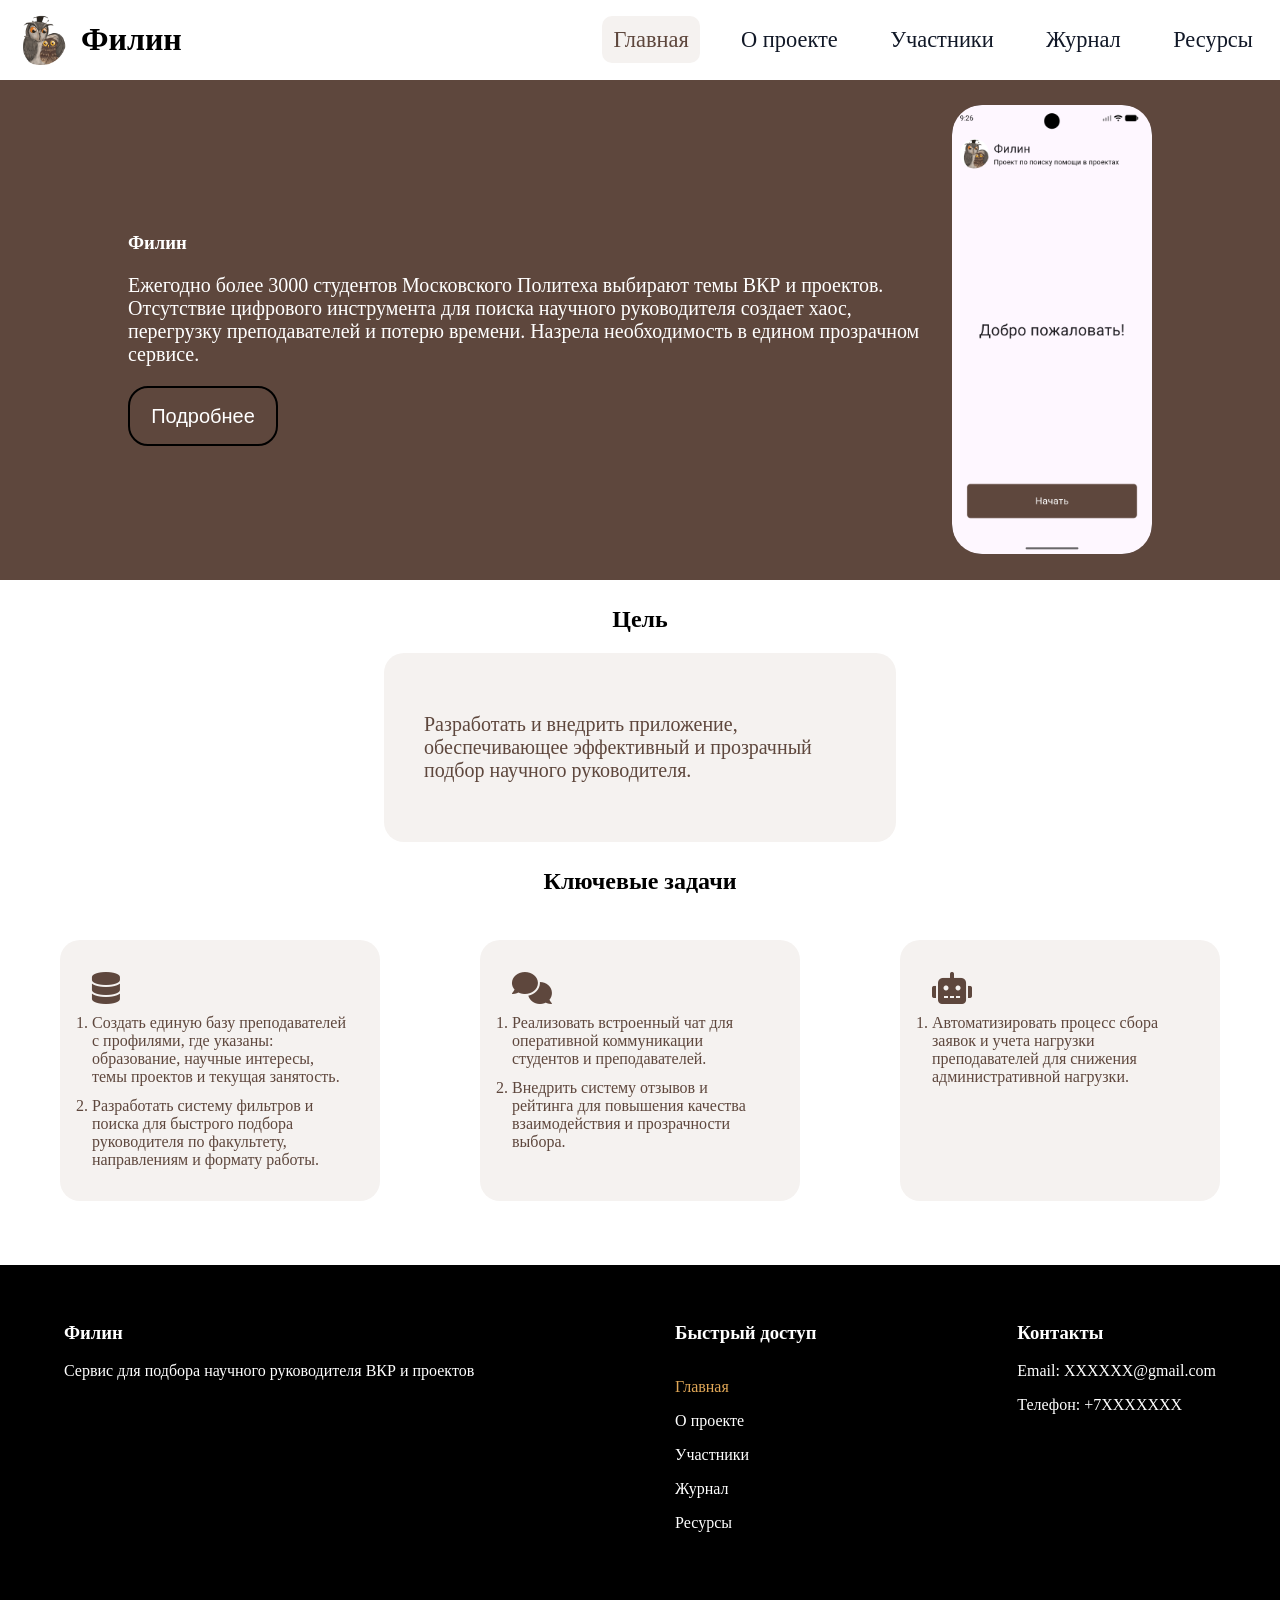
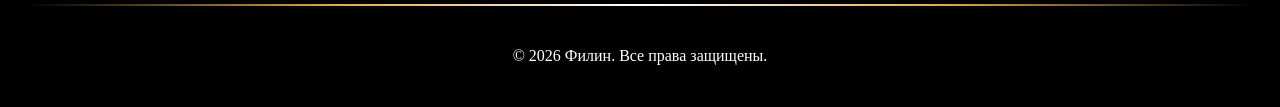
<file: site/index.html>
<html>
<head>
    <link rel="stylesheet" href="https://cdnjs.cloudflare.com/ajax/libs/font-awesome/6.0.0-beta3/css/all.min.css">
    <title>Филин</title>
    <link rel="icon" type="image/x-icon" href="images/logo.png">
    <link rel="stylesheet" href="css/style.css">
</head>
<body>
    <header>
        <div class="logom">
        <img src="images/logo.png" />
        <h1>Филин</h1>
        </div>
        <nav>
            <ul>
                <li class="active"><a href="#">Главная</a></li>
                <li><a href="about.html">О проекте</a></li>
                <li><a href="partic.html">Участники</a></li>
                <li><a href="journal.html">Журнал</a></li>
                <li><a href="resources.html">Ресурсы</a></li>
            </ul>
        </nav>
    </header>
    <section class="content">
        <article id="contentix">
            <div class="im">
                <h1>Филин</h1>
                <p>Ежегодно более 3000 студентов Московского Политеха выбирают темы ВКР и проектов. Отсутствие цифрового инструмента для поиска научного руководителя создает хаос, перегрузку преподавателей и потерю времени. Назрела необходимость в едином прозрачном сервисе.</p>
                    <button onclick="location.href='about.html'", type="submit">Подробнее</button>
            </div>
            <div class="block2">
                <img src="images/screen_begin.png" alt="Начальный экран приложения">
            </div>
        </article>
        <div class="an">
            <h1>Цель</h1>
            <div class="text2"><p>Разработать и внедрить приложение, обеспечивающее эффективный и прозрачный подбор научного руководителя.</p></div>   
        </div>
        <div class="main_content">
            <h2>Ключевые задачи</h2>
            <div class="mainblock">
            <div class="block">
                <i class="fas fa-database fa-2x"></i> 
                <ul>
                    <li>Создать единую базу преподавателей с профилями, где указаны: образование, научные интересы, темы проектов и текущая занятость.</li>
                    <li>Разработать систему фильтров и поиска для быстрого подбора руководителя по факультету, направлениям и формату работы.</li>
                </ul>
            </div>
            <div class="block">
                <i class="fas fa-comments fa-2x"></i>
                <ul>
                    <li>Реализовать встроенный чат для оперативной коммуникации студентов и преподавателей.</li>
                    <li>Внедрить систему отзывов и рейтинга для повышения качества взаимодействия и прозрачности выбора.</li>
                </ul></div>
            <div class="block">
                <i class="fas fa-robot fa-2x"></i>
                <ul>
                    <li>Автоматизировать процесс сбора заявок и учета нагрузки преподавателей для снижения административной нагрузки.</li>
                </ul></div>
        </div>
        </div>
    </section>
    <footer>
        <div class="bl1">
            <h3>Филин</h3>
            <p>Сервис для подбора научного руководителя ВКР и проектов</p>
        </div>
        <div class="bl2">
            <h3>Быстрый доступ</h3>
            <ul>
                <li class="active2"><a href="#">Главная</a></li>
                <li><a href="about.html">О проекте</a></li>
                <li><a href="partic.html">Участники</a></li>
                <li><a href="journal.html">Журнал</a></li>
                <li><a href="resources.html">Ресурсы</a></li>
            </ul>
        </div>
        <div class="bl3">
            <h3>Контакты</h3>
            <p>Email: XXXXXX@gmail.com</p>
            <p>Телефон: +7XXXXXXX</p>
        </div>
    </footer>
    <div class="footer_bottom">
        <hr>
        <p>&copy; 2026 Филин. Все права защищены.</p>
    </div>
</body>
</html>
</file>
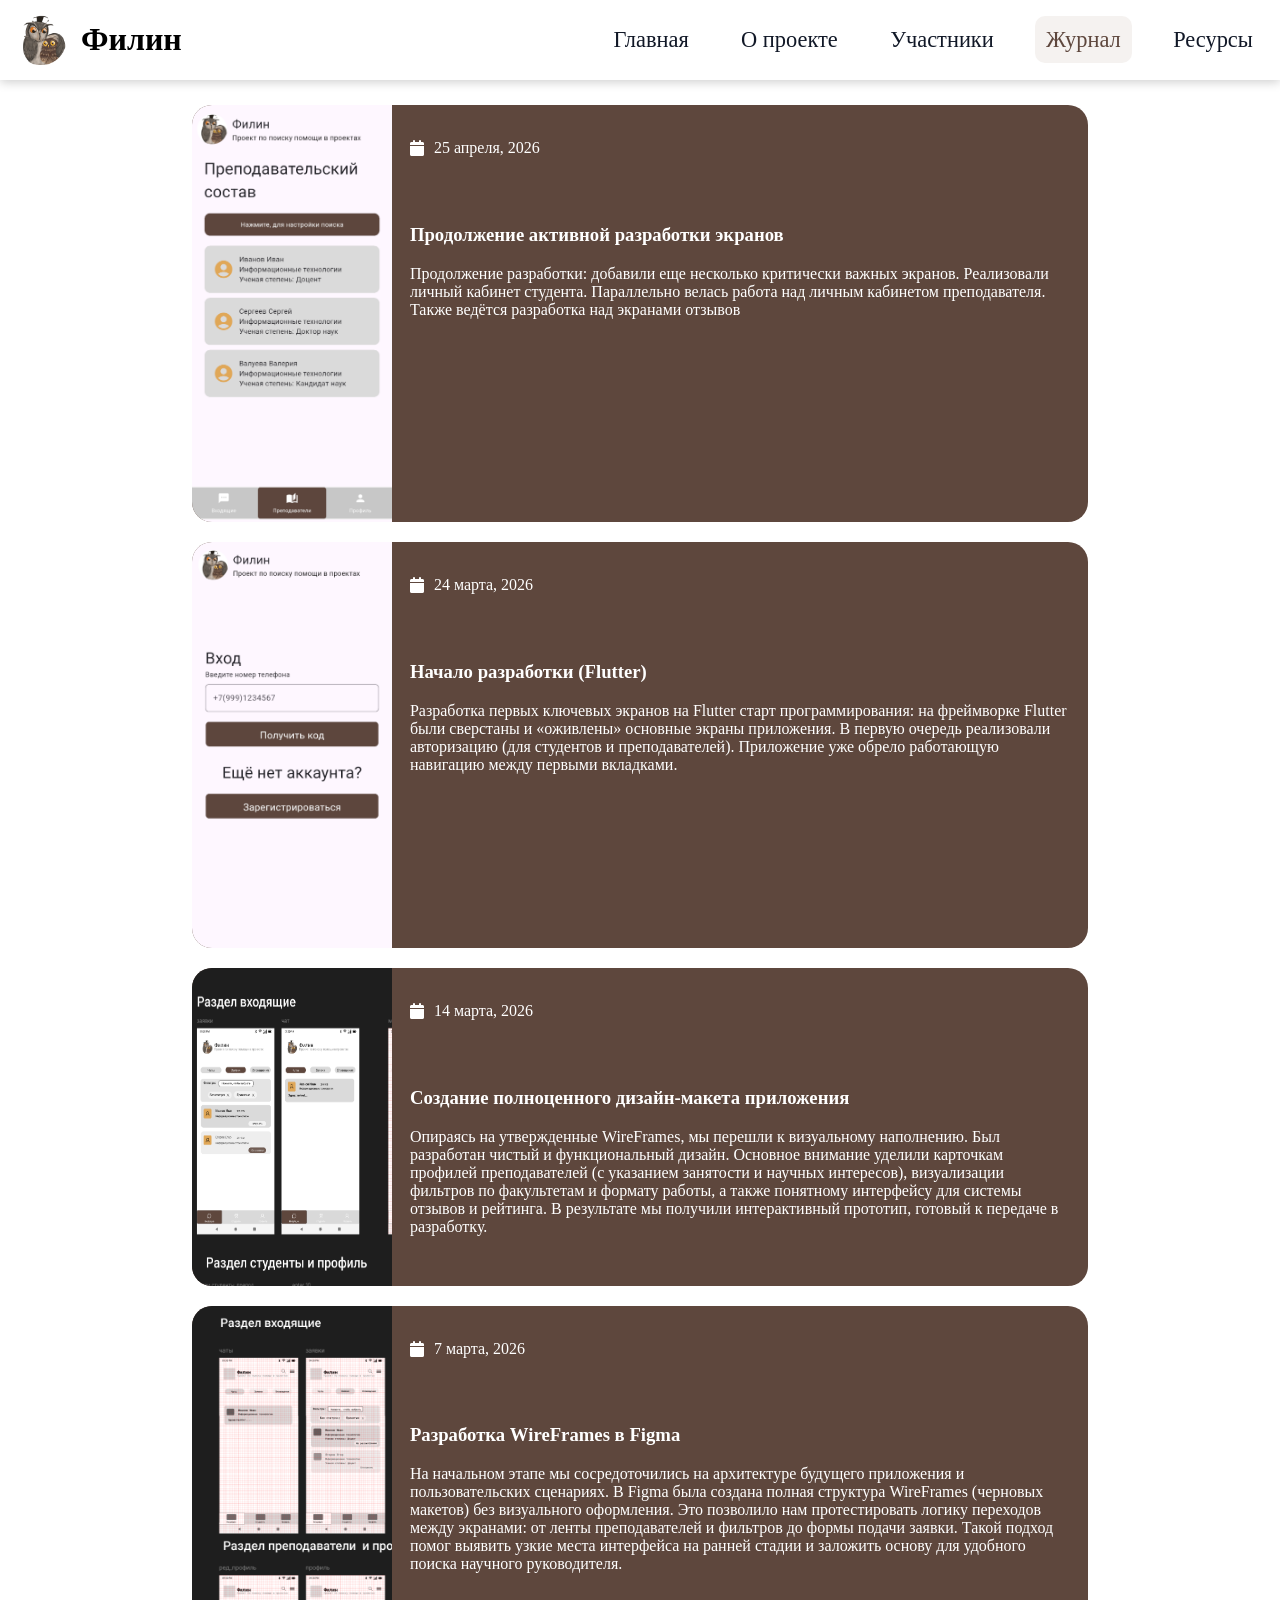
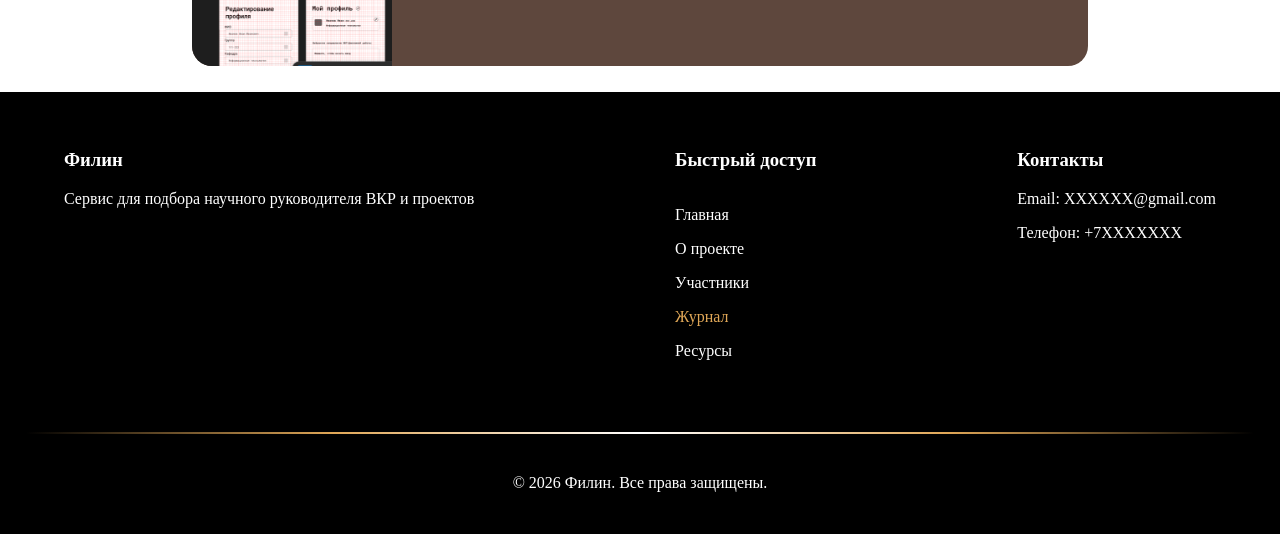
<file: site/journal.html>
<html>
<head>
    <title>Филин</title>
    <link rel="stylesheet" href="https://cdnjs.cloudflare.com/ajax/libs/font-awesome/6.0.0-beta3/css/all.min.css">
    <link rel="icon" type="image/x-icon" href="images/logo.png">
    <link rel="stylesheet" href="css/style.css">
</head>
<body>
    <header>
        <div class="logom">
        <img src="images/logo.png" />
        <h1>Филин</h1>
        </div>
        <nav>
            <ul>
                <li><a href="index.html">Главная</a></li>
                <li><a href="about.html">О проекте</a></li>
                <li><a href="partic.html">Участники</a></li>
                <li class="active"><a href="#">Журнал</a></li>
                <li><a href="resources.html">Ресурсы</a></li>
            </ul>
        </nav>
    </header>
    <section class="content">
        <article id="contentj">
            <div class="blockj">
                <img src="images/screen_teaching_staff.png" />
                <div class="textj">
                <div class="cal_hd">
                <i class="fas fa-calendar"></i>
                <p>25 апреля, 2026</p>
                    </div>
                <p><h3>Продолжение активной разработки экранов</h3>
                    Продолжение разработки: добавили еще несколько критически важных экранов. 
                    Реализовали личный кабинет студента. 
                    Параллельно велась работа над личным кабинетом преподавателя. Также ведётся разработка над экранами отзывов</p>
                </div>
            </div>
            </div>
            <div class="blockj">
                <img src="images/screen_registration.png" />
                <div class="textj">
                    <div class="cal_hd">
                <i class="fas fa-calendar"></i>
                <p>24 марта, 2026</p>
                    </div>
                <p><h3>Начало разработки (Flutter)</h3>
                    Разработка первых ключевых экранов на Flutter
старт программирования: на фреймворке Flutter были сверстаны и «оживлены» основные экраны приложения. 
В первую очередь реализовали авторизацию (для студентов и преподавателей). Приложение уже обрело работающую навигацию между первыми вкладками.</p>
                </div>
            </div>
            <div class="blockj">
                <img src="images/prototype.png" />
                <div class="textj">
                <div class="cal_hd">
                <i class="fas fa-calendar"></i>
                <p>14 марта, 2026</p>
                    </div>
                <p><h3>Создание полноценного дизайн-макета приложения</h3>
                    Опираясь на утвержденные WireFrames, мы перешли к визуальному наполнению. Был разработан чистый и функциональный дизайн. Основное внимание уделили карточкам профилей преподавателей (с указанием занятости и научных интересов), визуализации фильтров по факультетам и формату работы, а также понятному интерфейсу для системы отзывов и рейтинга. В результате мы получили интерактивный прототип, готовый к передаче в разработку.</p>
                </div>
            </div>
            <div class="blockj">
                <img src="images/WireFrames.png" />
                <div class="textj">
                <div class="cal_hd">
                <i class="fas fa-calendar"></i>
                <p>7 марта, 2026</p>
                    </div>
                <p><h3>Разработка WireFrames в Figma</h3>
                    На начальном этапе мы сосредоточились на архитектуре будущего приложения и пользовательских сценариях. В Figma была создана полная структура WireFrames (черновых макетов) без визуального оформления. Это позволило нам протестировать логику переходов между экранами: от ленты преподавателей и фильтров до формы подачи заявки. Такой подход помог выявить узкие места интерфейса на ранней стадии и заложить основу для удобного поиска научного руководителя.</p>
                </div>
        </article>
    </section>
    <footer>
        <div class="bl1">
            <h3>Филин</h3>
            <p>Сервис для подбора научного руководителя ВКР и проектов</p>
        </div>
        <div class="bl2">
            <h3>Быстрый доступ</h3>
            <ul>
                <li><a href="index.html">Главная</a></li>
                <li><a href="about.html">О проекте</a></li>
                <li><a href="partic.html">Участники</a></li>
                <li class="active2"><a href="#">Журнал</a></li>
                <li><a href="resources.html">Ресурсы</a></li>
            </ul>
        </div>
        <div class="bl3">
            <h3>Контакты</h3>
            <p>Email: XXXXXX@gmail.com</p>
            <p>Телефон: +7XXXXXXX</p>
        </div>
    </footer>
    <div class="footer_bottom">
        <hr>
        <p>&copy; 2026 Филин. Все права защищены.</p>
    </div>
</body>
</html>
</file>
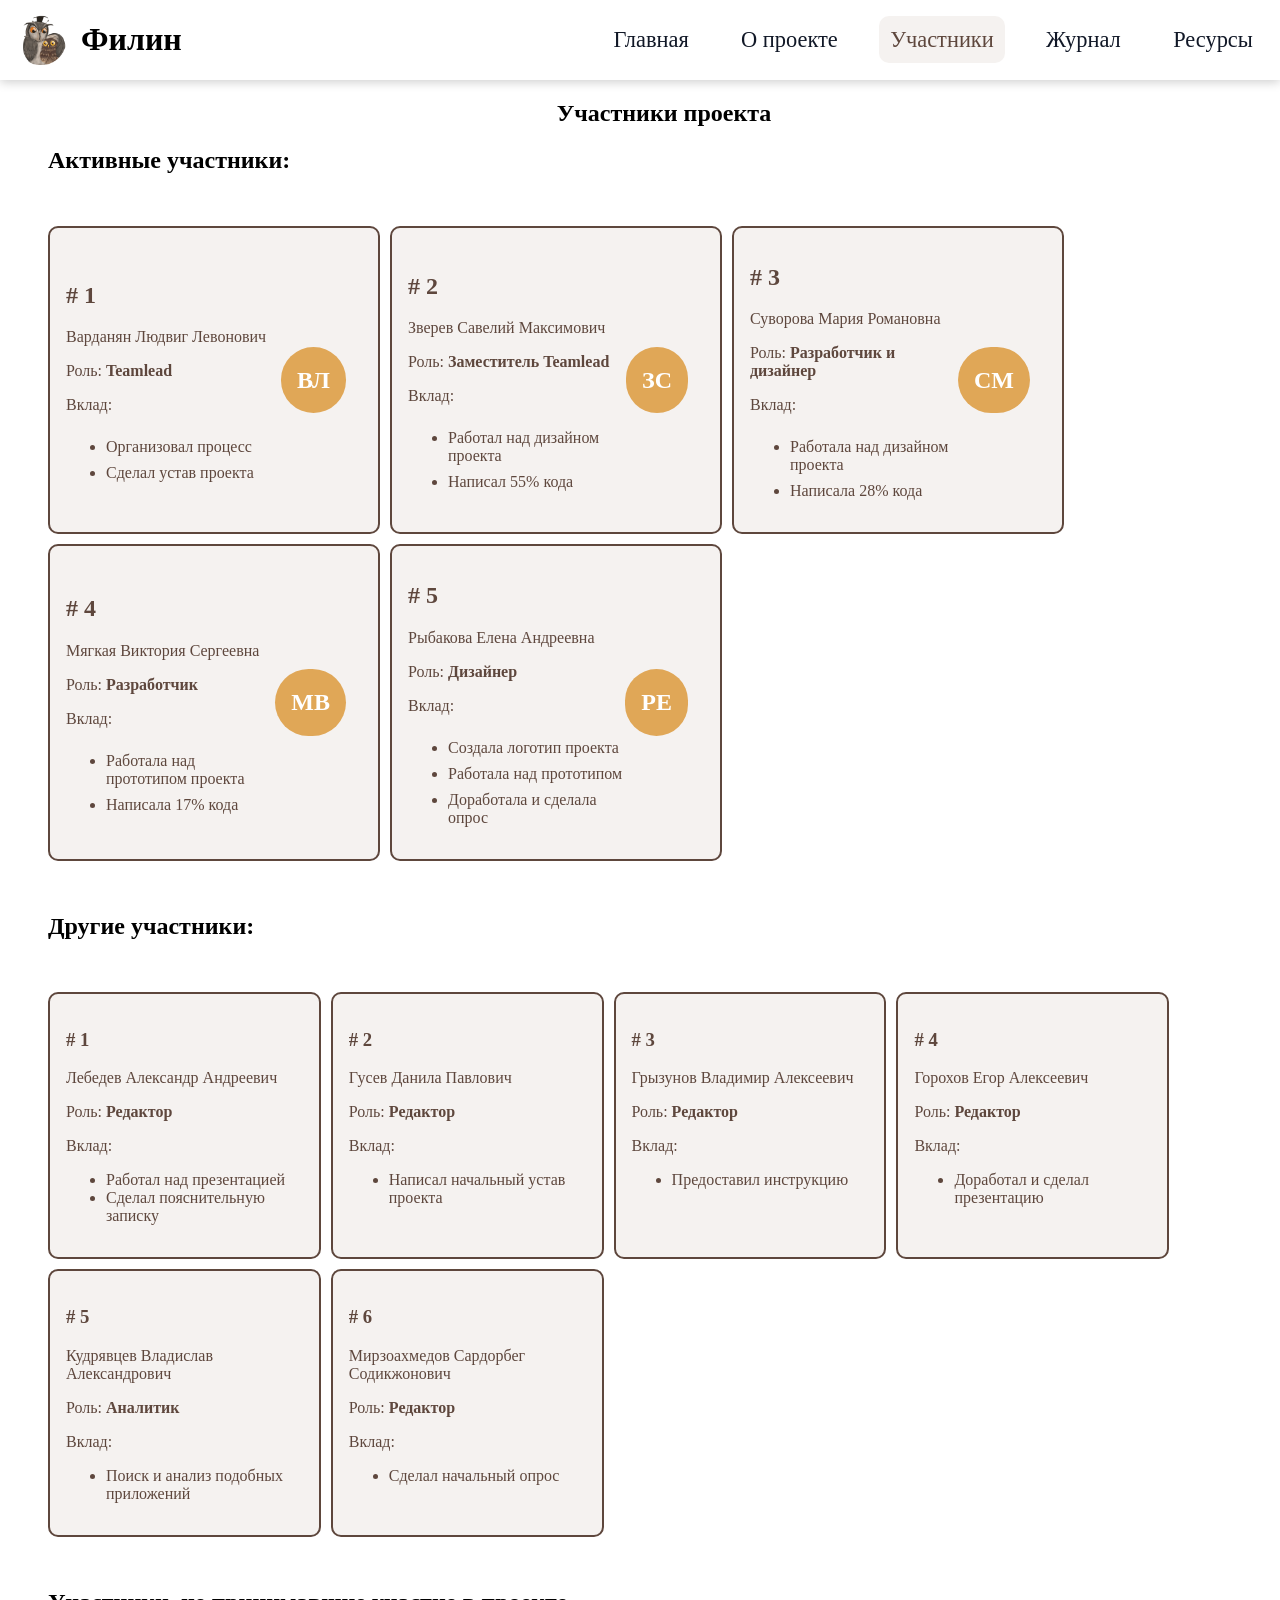
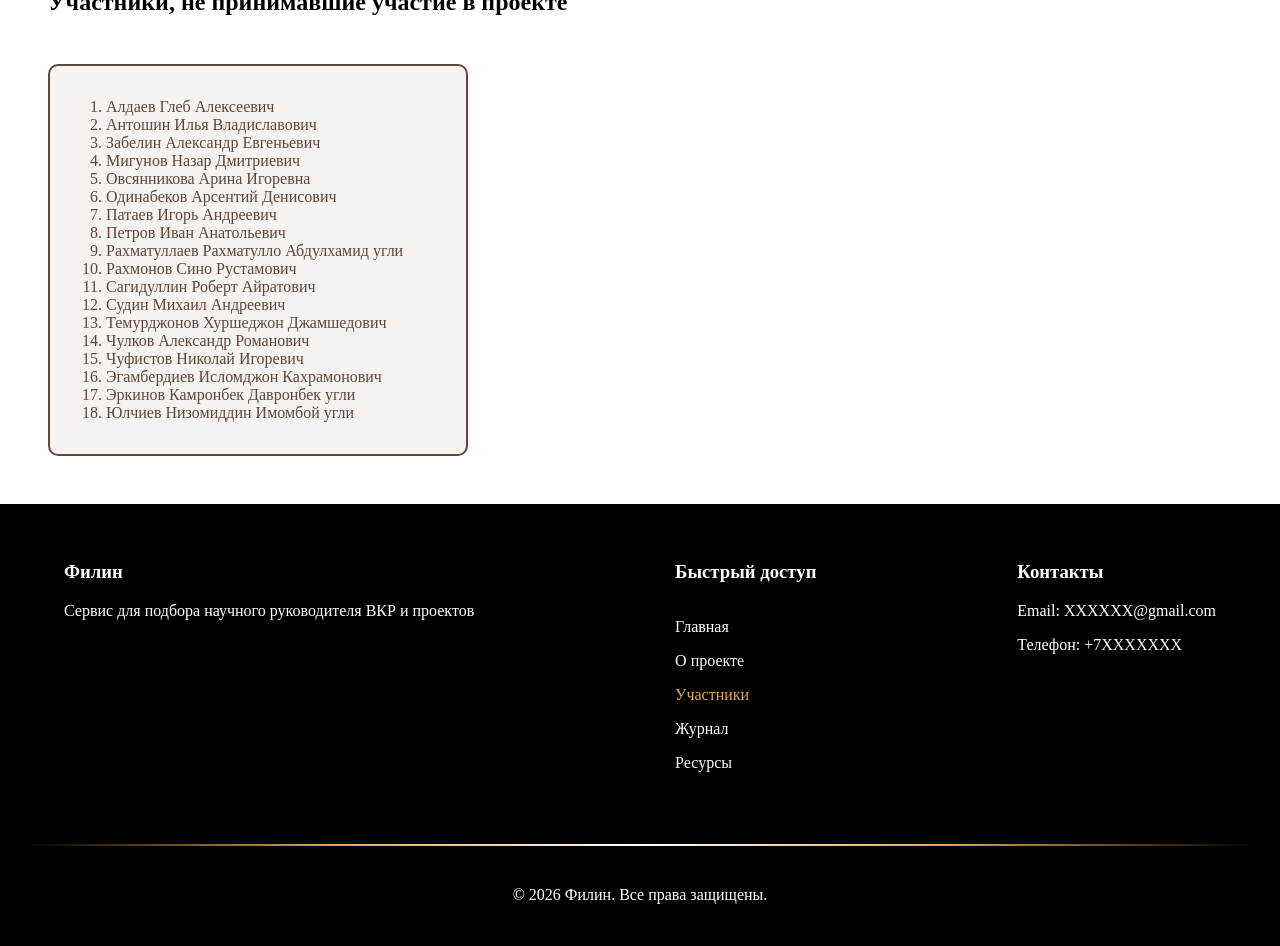
<file: site/partic.html>
<html>
<head>
    <link rel="stylesheet" href="https://cdnjs.cloudflare.com/ajax/libs/font-awesome/6.0.0-beta3/css/all.min.css">
    <title>Филин</title>
    <link rel="icon" type="image/x-icon" href="images/logo.png">
    <link rel="stylesheet" href="css/style.css">
</head>
<body>
    <header>
        <div class="logom">
        <img src="images/logo.png" />
        <h1>Филин</h1>
        </div>
        <nav>
            <ul>
                <li><a href="index.html">Главная</a></li>
                <li><a href="about.html">О проекте</a></li>
                <li class="active"><a href="#">Участники</a></li>
                <li><a href="journal.html">Журнал</a></li>
                <li><a href="resources.html">Ресурсы</a></li>
            </ul>
        </nav>
    </header>
    <section class="contentpc">
        <h2 class="p">Участники проекта</h2>
        <h2>Активные участники:</h2>
        <article id="contentp">
            <div class="card">
                <div>
                    <h2># 1</h2>
                <p>Варданян Людвиг Левонович</p>
                <p>Роль: <b>Teamlead</b></p>
                <p>Вклад:</p>
                <ul>
                    <li>Организовал процесс</li>
                    <li>Сделал устав проекта</li>
                </ul>
                </div>
                <div class="ava">
                    <h2>ВЛ</h2>
                </div>
            </div>

            <div class="card">
                <div>
                    <h2># 2</h2>
                <p>Зверев Савелий Максимович</p>
                <p>Роль: <b>Заместитель Teamlead</b></p>
                <p>Вклад:</p>
                <ul>
                    <li>Работал над дизайном проекта</li>
                    <li>Написал 55% кода</li>
                </ul>
                </div>
                <div class="ava">
                    <h2>ЗС</h2>
                </div>
            </div>

            <div class="card">
                <div>
                    <h2># 3</h2>
                <p>Суворова Мария Романовна</p>
                <p>Роль: <b>Разработчик и дизайнер</b></p>
                <p>Вклад:</p>
                <ul>
                    <li>Работала над дизайном проекта</li>
                    <li>Написала 28% кода</li>
                </ul>
                </div>
                <div class="ava">
                    <h2>СМ</h2>
                </div>
            </div>
            <div class="card">
                <div>
                    <h2># 4</h2>
                <p>Мягкая Виктория Сергеевна</p>
                <p>Роль: <b>Разработчик</b></p>
                <p>Вклад:</p>
                <ul>
                    <li>Работала над прототипом проекта</li>
                    <li>Написала 17% кода</li>
                </ul>
                </div>
                <div class="ava">
                    <h2>МВ</h2>
                </div>
            </div>

            <div class="card">
                <div>
                    <h2># 5</h2>
                <p>Рыбакова Елена Андреевна</p>
                <p>Роль: <b>Дизайнер</b></p>
                <p>Вклад:</p>
                <ul>
                    <li>Создала логотип проекта</li>
                    <li>Работала над прототипом</li>
                    <li>Доработала и сделала опрос</li>
                </ul>
                </div>
                <div class="ava">
                    <h2>РЕ</h2>
                </div>
            </div>

        </article>
        <h2>Другие участники:</h2>
        <div class="d_card">
            
             
            <div class="card_p">
                <div>
                    <h3># 1</h3>
                <p>Лебедев Александр Андреевич</p>
                <p>Роль: <b>Редактор</b></p>
                <p>Вклад:</p>
                <ul>
                    <li>Работал над презентацией</li>
                    <li>Сделал пояснительную записку</li>
                </ul>
                </div>
            </div>

            <div class="card_p">
                <div>
                    <h3># 2</h3>
                <p>Гусев Данила Павлович</p>
                <p>Роль: <b>Редактор</b></p>
                <p>Вклад:</p>
                <ul>
                    <li>Написал начальный устав проекта</li>
                </ul>
                </div>
            </div>

            <div class="card_p">
                <div>
                    <h3># 3</h3>
                <p>Грызунов Владимир Алексеевич</p>
                <p>Роль: <b>Редактор</b></p>
                <p>Вклад:</p>
                <ul>
                    <li>Предоставил инструкцию</li>
                </ul>
                </div>
            </div>

            <div class="card_p">
                <div>
                    <h3># 4</h3>
                <p>Горохов Егор Алексеевич</p>
                <p>Роль: <b>Редактор</b></p>
                <p>Вклад:</p>
                <ul>
                    <li>Доработал и сделал презентацию</li>
                </ul>
                </div>
            </div>

            <div class="card_p">
                <div>
                    <h3># 5</h3>
                <p>Кудрявцев Владислав Александрович</p>
                <p>Роль: <b>Аналитик</b></p>
                <p>Вклад:</p>
                <ul>
                    <li>Поиск и анализ подобных приложений</li>
                </ul>
                </div>
            </div>

            <div class="card_p">
                <div>
                    <h3># 6</h3>
                <p>Мирзоахмедов Сардорбег Содикжонович</p>
                <p>Роль: <b>Редактор</b></p>
                <p>Вклад:</p>
                <ul>
                    <li>Сделал начальный опрос</li>
                </ul>
                </div>
            </div>

        </div>
        <h2>Участники, не принимавшие участие в проекте</h2>
        <div class="card_not">
            <ul>
                <li>Алдаев Глеб Алексеевич</li>
                <li>Антошин Илья Владиславович</li>
                <li>Забелин Александр Евгеньевич</li>
                <li>Мигунов Назар Дмитриевич</li>
                <li>Овсянникова Арина Игоревна</li>
                <li>Одинабеков Арсентий Денисович</li>
                <li>Патаев Игорь Андреевич</li>
                <li>Петров Иван Анатольевич</li>
                <li>Рахматуллаев Рахматулло Абдулхамид угли</li>
                <li>Рахмонов Сино Рустамович</li>
                <li>Сагидуллин Роберт Айратович</li>
                <li>Судин Михаил Андреевич</li>
                <li>Темурджонов Хуршеджон Джамшедович</li>
                <li>Чулков Александр Романович</li>
                <li>Чуфистов Николай Игоревич</li>
                <li>Эгамбердиев Исломджон Кахрамонович</li>
                <li>Эркинов Камронбек Давронбек угли</li>
                <li>Юлчиев Низомиддин Имомбой угли</li>
            </ul>
        </div>
    </section>
    <footer>
        <div class="bl1">
            <h3>Филин</h3>
            <p>Сервис для подбора научного руководителя ВКР и проектов</p>
        </div>
        <div class="bl2">
            <h3>Быстрый доступ</h3>
            <ul>
                <li><a href="index.html">Главная</a></li>
                <li><a href="about.html">О проекте</a></li>
                <li class="active2"><a href="#">Участники</a></li>
                <li><a href="journal.html">Журнал</a></li>
                <li><a href="resources.html">Ресурсы</a></li>
            </ul>
        </div>
        <div class="bl3">
            <h3>Контакты</h3>
            <p>Email: XXXXXX@gmail.com</p>
            <p>Телефон: +7XXXXXXX</p>
        </div>
    </footer>
    <div class="footer_bottom">
        <hr>
        <p>&copy; 2026 Филин. Все права защищены.</p>
    </div>
</body>
</html>
</file>
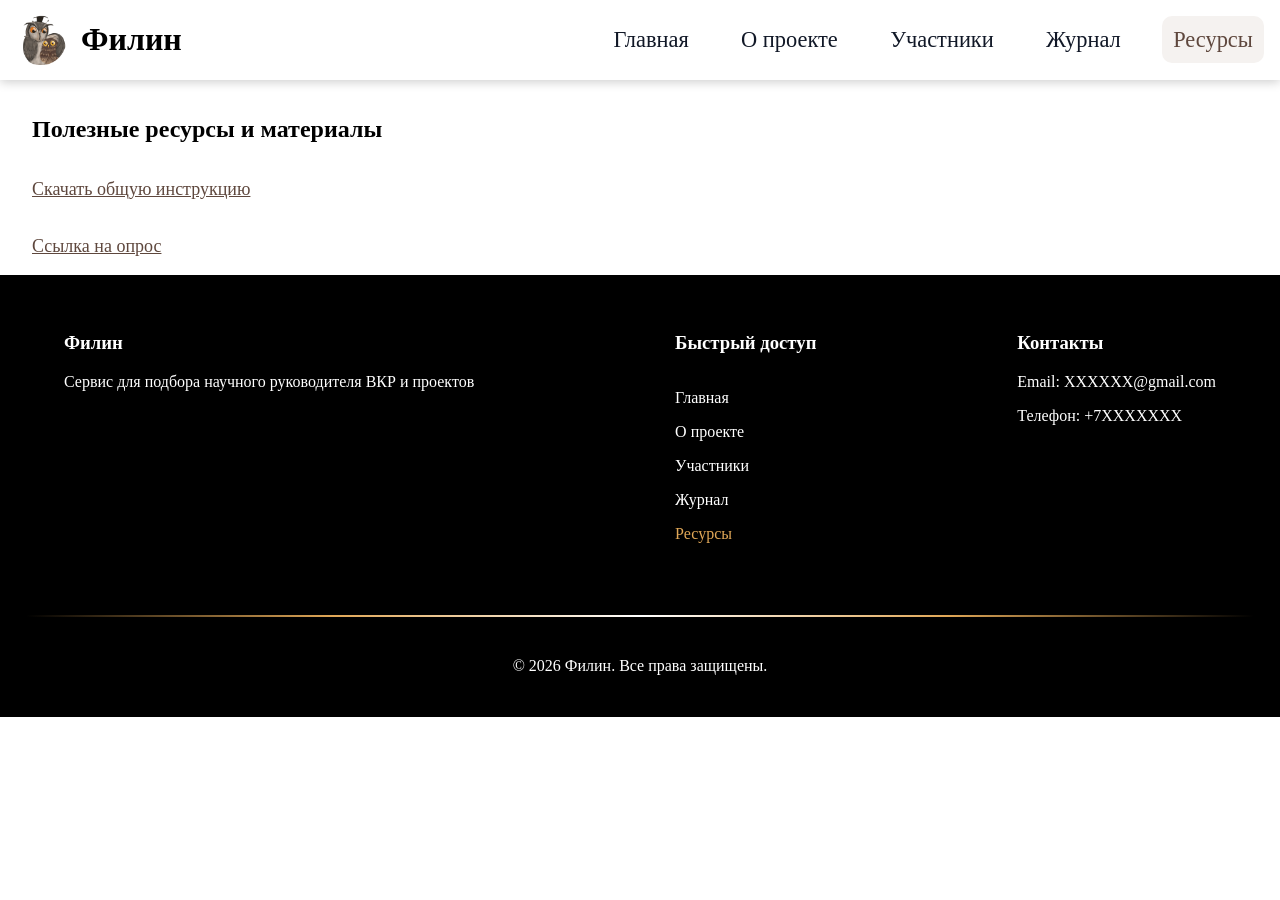
<file: site/resources.html>
<html>
<head>
    <title>Филин</title>
    <link rel="icon" type="image/x-icon" href="images/logo.png">
    <link rel="stylesheet" href="css/style.css">
</head>
<body>
    <header>
        <div class="logom">
        <img src="images/logo.png" />
        <h1>Филин</h1>
        </div>
        <nav>
            <ul>
                <li><a href="index.html">Главная</a></li>
                <li><a href="about.html">О проекте</a></li>
                <li><a href="partic.html">Участники</a></li>
                <li><a href="journal.html">Журнал</a></li>
                <li class="active"><a href="#">Ресурсы</a></li>
            </ul>
        </nav>
    </header>
    <section class="content">
        <article id="contentrs">
            <h2>Полезные ресурсы и материалы</h2>
            <a href="images/Общая инструкция.docx" download>Скачать общую инструкцию</a>
            <a href="https://forms.gle/aoc6HYsbhZ8rKp6w7">Ссылка на опрос</a>
        </article>
    </section>
    <footer>
        <div class="bl1">
            <h3>Филин</h3>
            <p>Сервис для подбора научного руководителя ВКР и проектов</p>
        </div>
        <div class="bl2">
            <h3>Быстрый доступ</h3>
            <ul>
                <li><a href="index.html">Главная</a></li>
                <li><a href="about.html">О проекте</a></li>
                <li><a href="partic.html">Участники</a></li>
                <li><a href="journal.html">Журнал</a></li>
                <li class="active2"><a href="#">Ресурсы</a></li>
            </ul>
        </div>
        <div class="bl3">
            <h3>Контакты</h3>
            <p>Email: XXXXXX@gmail.com</p>
            <p>Телефон: +7XXXXXXX</p>
        </div>
    </footer>
    <div class="footer_bottom">
        <hr>
        <p>&copy; 2026 Филин. Все права защищены.</p>
    </div>
</body>
</html>
</file>
<file: site/css/style.css>
/* ========== Общие стили ========== */
 body {
            width: 100%;
            margin: 0 auto;
        }
        header > nav > ul > li > a {
            text-decoration: none;
            color: #111827;
            padding: 0.5em;
        }
        header > nav > ul > li {
            list-style: none;
            font-size: 140%;
        }
        header ul {
            display: flex;
            gap: 30px;
        }
        header {
            align-items: center;
            display: flex;
            padding-left: 1em;
            padding-right: 1em;
            background-color: #ffffff;
            justify-content: space-between;
            box-shadow: 0 2px 10px rgba(0, 0, 0, 0.2);
        }
header > nav > ul > li > a:hover {
    color: #5E473D;
}
        .active > a {
            
            background-color: #f5f2f0;
            border-radius: 10px;
            color: #5E473D;
        }
        header img {
            width: 50px;
            height: 50px;
        }
        .logom {
            display: flex;
            align-items: center;
            gap: 15px;
        }
        footer {
            display: flex;
            justify-content: space-between;
            background-color: #000000;
            color: #ffffff;
            padding: 3%;
            padding-left: 5%;
            padding-right: 5%;
        }
        footer > .bl2 > ul > li {
            list-style: none;
            padding-top: 1em;
            margin-left: auto;
        }
        footer > .bl2 > ul > li > a {
            text-decoration: none;
            color: #ffffff;
        }
        footer > .bl2 > ul  {
            margin: 0;
            padding: 0;
        }
        .footer_bottom {
             background-color: #000000;
            color: #ffffff;
            padding: 2%;
            text-align: center;
        }
        .footer_bottom > p {
            padding-top: 2%;
        }
        .footer_bottom hr {
            border: 0;
            height: 2px;
            background: linear-gradient(90deg, transparent, #E0A757, #ffffff, #E0A757, transparent);
        }
        footer > .bl2 > ul > li.active2 > a {
    color: #E0A757;
}
        /* ========== Стили для index ========== */
        #contentix {
            display: flex;
            gap: 20px;
            justify-content: space-between;  
            align-items: center;
            padding: 2% 10%;
            text-align: left;
            background-color: #5E473D;
        }
        #contentix > .im > p {
            font-size: 20px;
            color: #ffffff;
        }
        .mainblock {
            padding-top: 2%;
            padding-bottom: 5%;
            display: flex;
            gap: 100px;
            flex-direction: row;
            justify-content: center;
        }
        .block {
            padding: 2em;
            text-align: left;
            color: #5E473D;
            width: 20%;
            border-radius: 20px;
            background-color: #f5f2f0;
        }
        .block2 > img {
            width: 200px; 
            border-radius: 30px;
        }
        .main_content {
            text-align: center;
        }
        .mainblock ul {
            margin: 0;
            padding: 0;
        }
        .mainblock li {
            list-style: numeric;
            padding-top: 4%;
        }
        .im h1 {
            color: #ffffff;
        }
        .an .text2 {
            margin-top: 4%;
            text-align: left;
            background-color: #f5f2f0;
            padding: 2em;
            color: #5E473D;
            border-radius: 20px;
            font-size: 20px;
        }
        .an {
            text-align: center;
            margin: 2% auto 2% auto ;
            width: 40%;
        }
        @media (max-width: 768px) {
    .mainblock {
        flex-direction: column;
        align-items: center;
        gap: 20px;
    }
}
button {
    text-align: center;
    width: 150px;
    height: 60px;
    background-color: transparent;
    color: #ffffff;
    font-size: 20px;
    cursor: pointer;
    border: 2px solid #000000;
    border-radius: 20px;
}
button:hover {
    background-color: #000000;
}
.block > i {
    color: #5E473D;
}
/* ========== Стили для journal ========== */
#contentj {
             margin: 2% auto 2% auto;
             width: 70%;
             display: flex;
             gap: 20px;
             text-align: left;
             flex-direction: column;
        }
        .blockj {
            color: #ffffff;
            background-color: #5E473D;
            display: flex;
            border-radius: 20px;
            align-items: stretch;
        }
        .textj {
            padding: 2%;
            display: flex;
            flex-direction: column;
            align-items: flex-start;
        }
        .blockj img {
            width: 200px;
            border-radius: 20px 0 0 20px;
        }
        .cal_hd {
            display: flex;
            gap: 10px;
            align-items: center;
        }
/* ========== Стили для partic ========== */
 .contentpc > .p {
            text-align: center;
        }
        .contentpc > h2 {
            padding-left: 2em;
        }
        #contentp  {
            padding: 2em;
            margin: 1em;
            display: flex;
            gap: 10px;
            flex-wrap: wrap;
        }
        .card {
            color: #5E473D;
            background-color: #f5f2f0;
            width: 25%;
            align-items: center;
            justify-content: space-between;
            display: flex;
            padding: 1em;
            border: 2px solid #5E473D;
            border-radius: 10px;
        }
        .card li {
            padding-top: 0.5em;
        }
        .card {
    transition: transform 0.3s, box-shadow 0.3s;  /* ← плавность анимации */
}
.card:hover {
    transform: translateY(-5px);  /* ← подъём на 5px вверх */
    box-shadow: 0 10px 25px rgba(0,0,0,0.1);  /* ← тень для объёма */
}
.ava {
    padding-left: 1em;
    padding-right: 1em;
    border-radius: 40px;
    margin-right: 1em;
    background-color: #E0A757;
    color: #ffffff
}
.d_card {
    margin: 1em;
    padding: 2em;
    display: flex;
    gap: 10px;
    flex-wrap: wrap;
}
.card_p {
   color: #5E473D;
            background-color: #f5f2f0;
    padding: 1em;
            border: 2px solid #5E473D;
            border-radius: 10px;
            width: 20%;
}
.card_not li {
    list-style: numeric;
}
.card_not {
    color: #5E473D;
            background-color: #f5f2f0;
    border: 2px solid #5E473D;
            border-radius: 10px;
            padding: 1em;
            margin: 3em;
            width: 30%;
}
/* ========== Стили для about ========== */      
.t {
            text-align: center;
        }
        #contentab {
            color: #ffffff;
             width: 80%;
             padding: 2.5%;
            margin: 2% auto 2% auto ;
             background-color: #5E473D;
             border-radius: 25px;
             font-size: 18px;
        }
        .mblock li {
            list-style: numeric;
            padding-top: 0.5em;
        }
        .mblock {
            display: flex;
            justify-content: space-between;
        }
        .mblock img {
            width: 400px;
            border-radius: 20px;
        }
        .line {
            border: 0;
            height: 2px;
            background: #ffffff;
        }
 /* ========== Стили для resources ========== */
 #contentrs {
    padding-left: 2em;
    padding-top: 1em;
}
#contentrs > a {
    color: #5E473D;
    font-size: 18px;
    display: block;
    width: fit-content;
    margin-bottom: 1em;
    margin-top: 2em;
}
</file>
